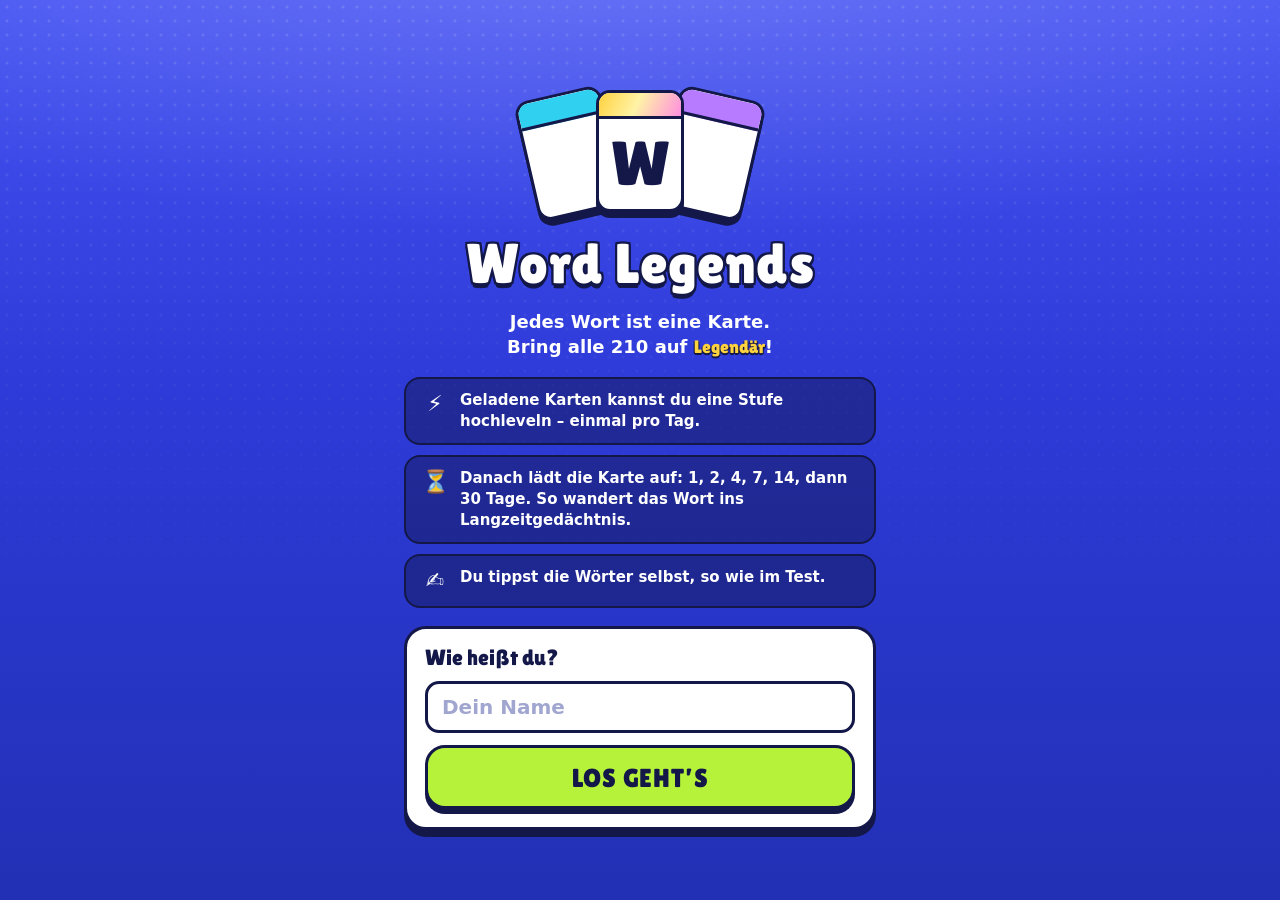
<file: index.html>
<!doctype html>
<html lang="de">
<head>
  <meta charset="utf-8">
  <meta name="viewport" content="width=device-width, initial-scale=1, viewport-fit=cover">
  <meta name="theme-color" content="#2E3BD9">
  <meta name="apple-mobile-web-app-capable" content="yes">
  <meta name="mobile-web-app-capable" content="yes">
  <meta name="apple-mobile-web-app-status-bar-style" content="black-translucent">
  <meta name="apple-mobile-web-app-title" content="Word Legends">
  <meta name="format-detection" content="telephone=no, email=no, address=no, date=no">
  <meta name="description" content="Vokabeltrainer Englisch: Wörter als Sammelkarten, Wiederholung nach dem Karteikasten-Prinzip.">
  <title>Word Legends</title>
  <link rel="manifest" href="manifest.webmanifest">
  <link rel="apple-touch-icon" href="icons/apple-touch-icon.png">
  <link rel="icon" type="image/png" sizes="192x192" href="icons/icon-192.png">
  <link rel="preconnect" href="https://fonts.googleapis.com">
  <link rel="preconnect" href="https://fonts.gstatic.com" crossorigin>
  <link rel="stylesheet" href="https://fonts.googleapis.com/css2?family=Lilita+One&display=swap">
  <link rel="stylesheet" href="styles.css">
</head>
<body>
  <main id="app"></main>
  <div id="toast" role="status" aria-live="polite"></div>
  <canvas id="fx" aria-hidden="true"></canvas>
  <script src="words.js"></script>
  <script src="grammar.js"></script>
  <script src="exam.js"></script>
  <script src="scene.js"></script>
  <script src="legends-status.js"></script>
  <script src="legends-sync.js"></script>
  <script src="app.js"></script>
</body>
</html>
</file>
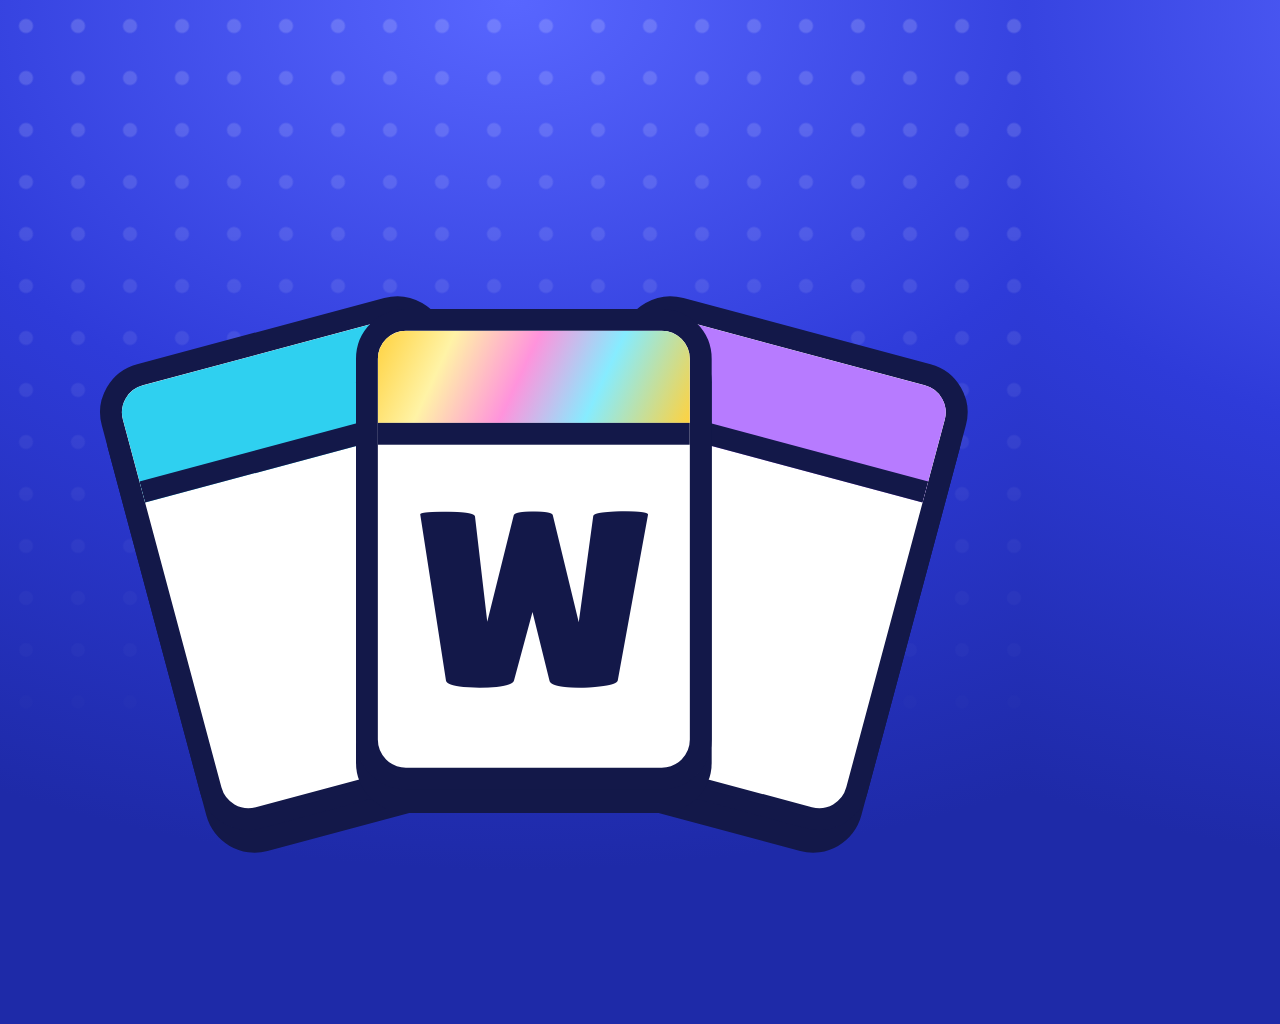
<file: icons/icon-source.html>
<!doctype html>
<!-- Quelle für das App-Icon. Rendern: siehe README ("Icons neu erzeugen"). ?s=0.62 für die maskable-Variante -->
<html>
<head>
<meta charset="utf-8">
<link rel="stylesheet" href="https://fonts.googleapis.com/css2?family=Lilita+One&display=block">
<style>
  html, body { margin: 0; width: 1024px; height: 1024px; overflow: hidden; }
  body {
    position: relative;
    background: radial-gradient(120% 85% at 50% 0%, #5866FF 0%, #2E3BD9 52%, #1E2AA8 100%);
  }
  body::after {
    content: '';
    position: absolute;
    inset: 0;
    background: radial-gradient(circle, rgba(255, 255, 255, .17) 6px, transparent 8px) 0 0 / 52px 52px;
    -webkit-mask-image: linear-gradient(#000 0%, rgba(0, 0, 0, .3) 45%, transparent 75%);
  }
  .fan { position: absolute; left: 50%; top: 53%; width: 0; height: 0; transform: scale(var(--s, .78)); z-index: 1; }
  .card {
    position: absolute;
    width: 400px;
    height: 560px;
    left: -200px;
    top: -300px;
    background: #fff;
    border: 28px solid #131849;
    border-radius: 64px;
    box-shadow: 0 30px 0 #131849;
    transform-origin: 50% 135%;
    overflow: hidden;
  }
  .card::before {
    content: '';
    position: absolute;
    left: 0; right: 0; top: 0;
    height: 118px;
    background: var(--c);
    border-bottom: 28px solid #131849;
  }
  .l { transform: translateX(-135px) rotate(-15deg); --c: #2FD0F0; }
  .r { transform: translateX(135px) rotate(15deg); --c: #B77BFF; }
  .f { --c: linear-gradient(115deg, #FFD23F 0%, #FFF3A6 22%, #FF93DC 46%, #86ECFF 70%, #FFD23F 100%); }
  .f b {
    position: absolute;
    inset: 118px 0 0;
    display: grid;
    place-items: center;
    font: 400 320px/1 'Lilita One', sans-serif;
    color: #131849;
    padding-top: 10px;
  }
</style>
</head>
<body>
  <div class="fan"><div class="card l"></div><div class="card r"></div><div class="card f"><b>W</b></div></div>
  <script>
    const s = new URLSearchParams(location.search).get('s');
    if (s) document.querySelector('.fan').style.setProperty('--s', s);
  </script>
</body>
</html>
</file>
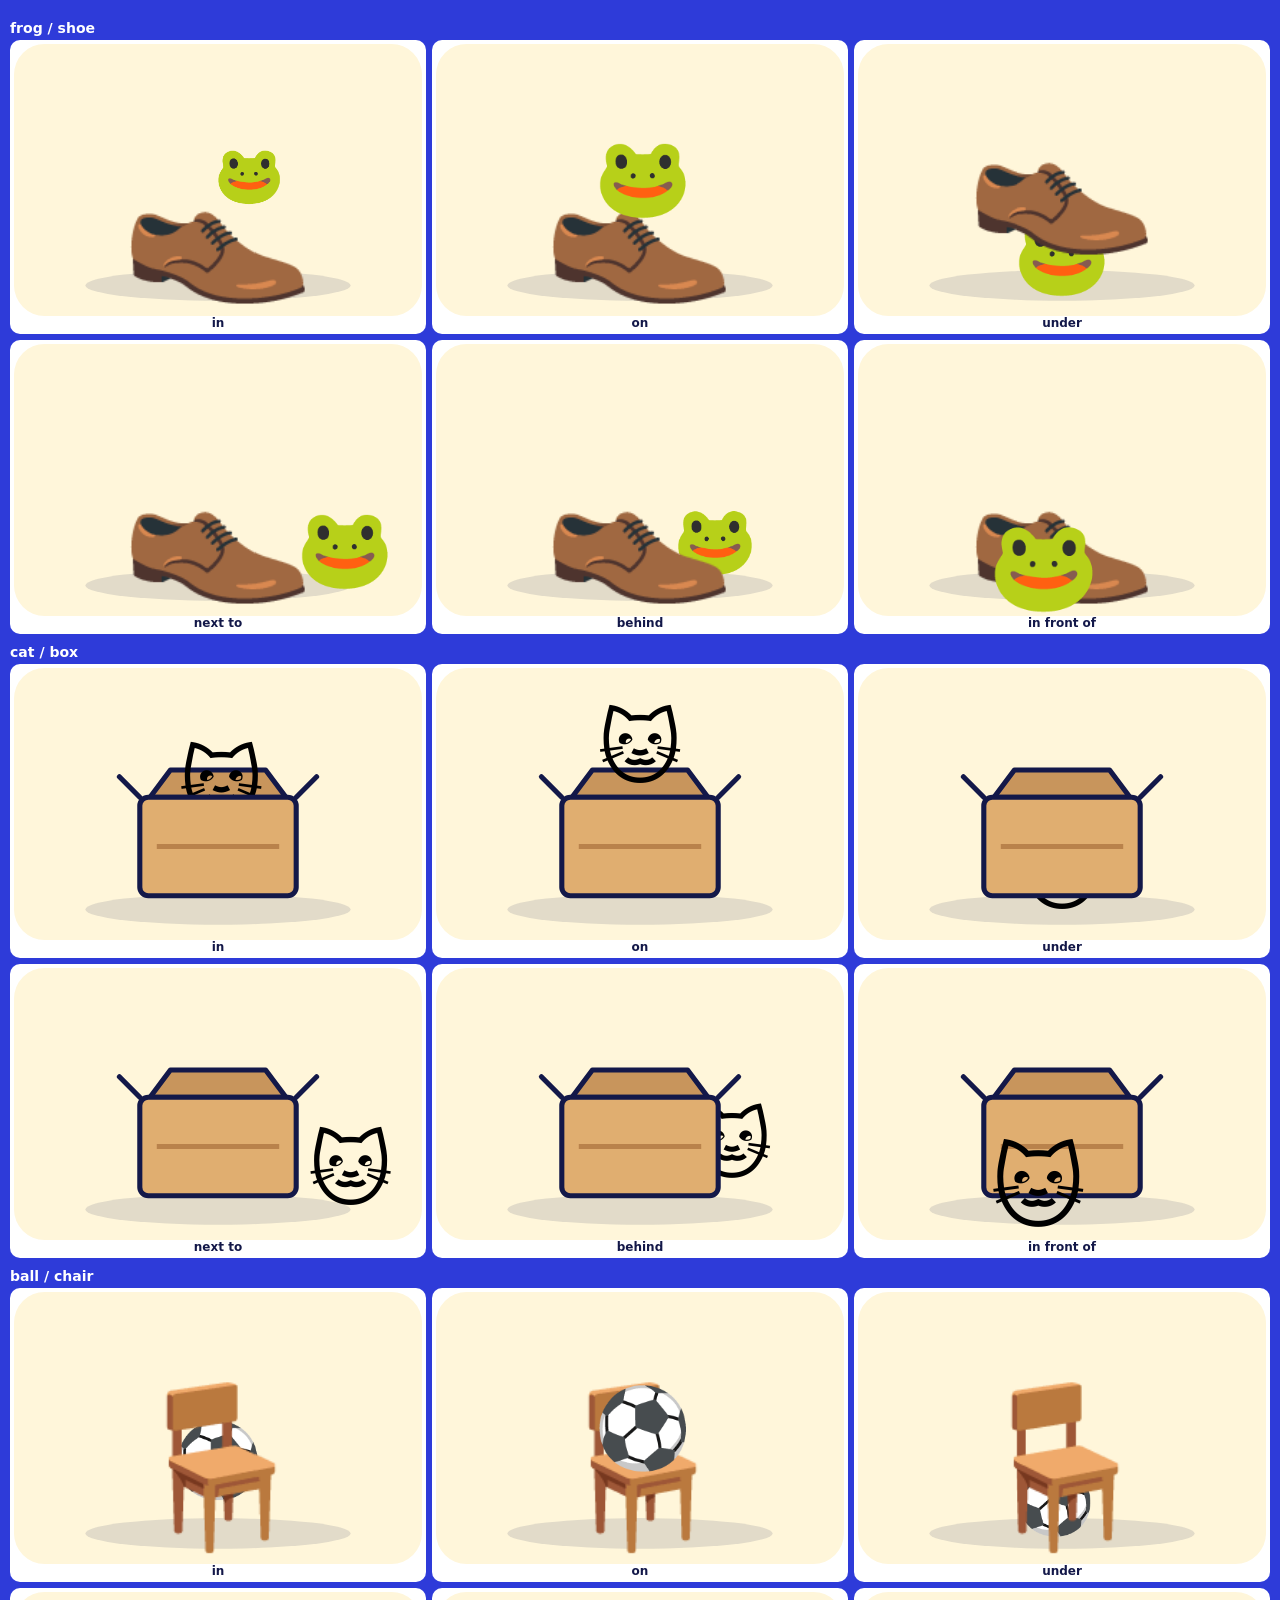
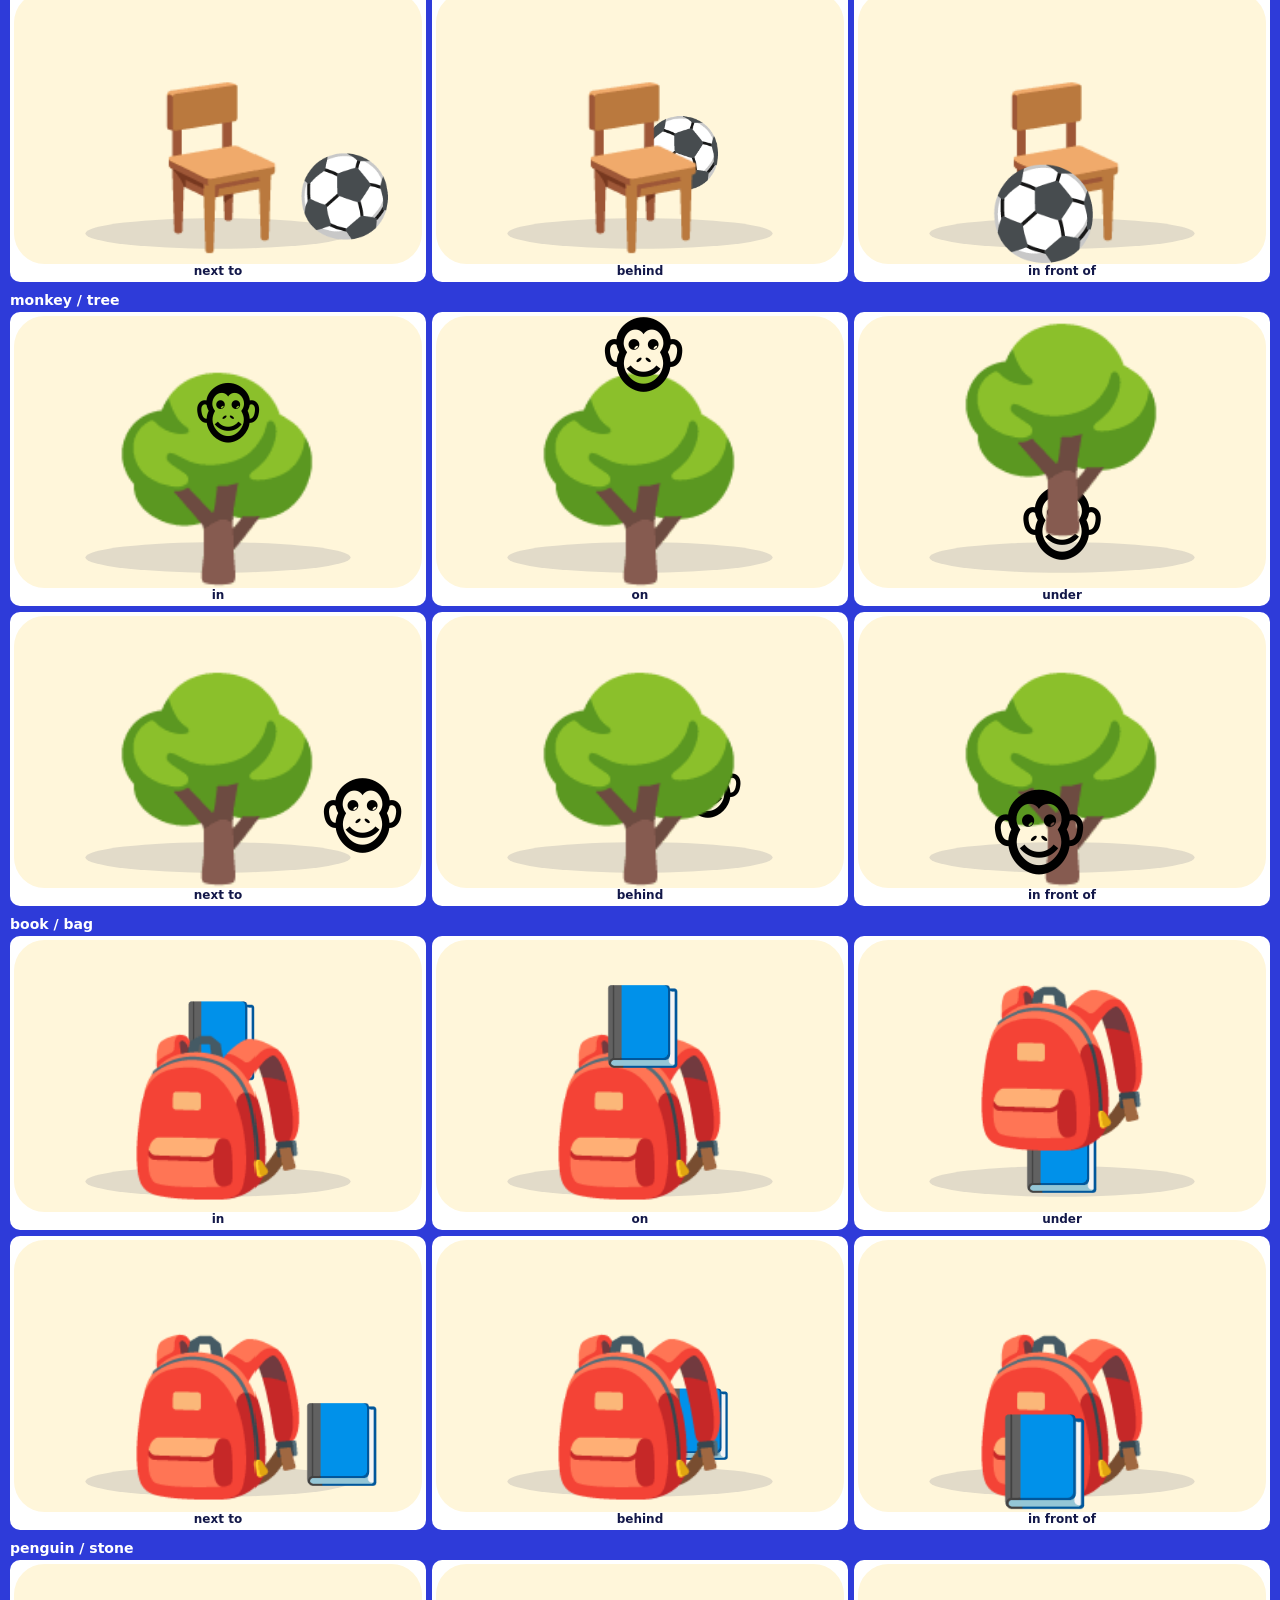
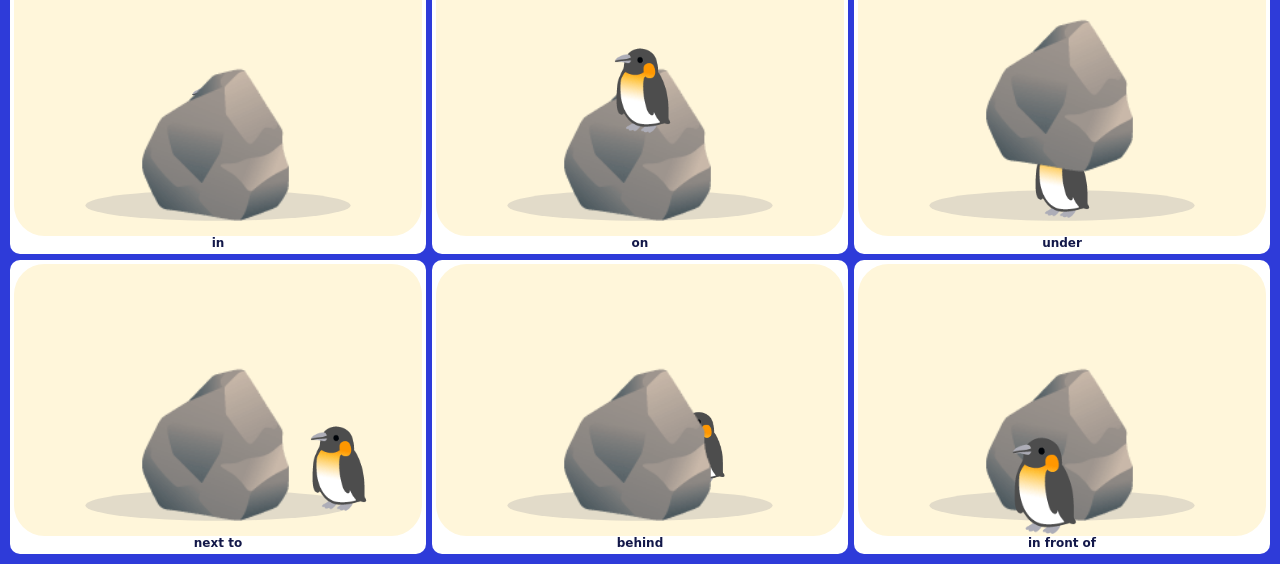
<file: tools/scene-test.html>
<!doctype html>
<html><head><meta charset="utf-8"><meta name="viewport" content="width=device-width, initial-scale=1">
<style>
  body { margin: 0; padding: 10px; font: 600 12px system-ui; background: #2E3BD9; color: #fff; }
  .g { display: grid; grid-template-columns: repeat(3, 1fr); gap: 6px; }
  figure { margin: 0; background: #fff; border-radius: 10px; padding: 4px; color: #131849; text-align: center; }
  svg { width: 100%; height: auto; display: block; }
  h3 { margin: 10px 0 4px; }
</style></head>
<body>
<div id="out"></div>
<script src="../scene.js"></script>
<script>
  const preps = ['in', 'on', 'under', 'next to', 'behind', 'in front of'];
  const pairs = [['frog', 'shoe'], ['cat', 'box'], ['ball', 'chair'], ['monkey', 'tree'], ['book', 'bag'], ['penguin', 'stone']];
  const only = new URLSearchParams(location.search).get('p');
  document.getElementById('out').innerHTML = pairs.filter(([s, r]) => !only || only === r).map(([s, r]) =>
    `<h3>${s} / ${r}</h3><div class="g">${preps.map(p => `<figure>${Scene.prep(s, r, p)}<figcaption>${p}</figcaption></figure>`).join('')}</div>`).join('');
</script>
</body></html>
</file>
<file: styles.css>
/* Word Legends – Sammelkarten-Look: Kobaltblau, dicke Tinten-Konturen, Karten-Stufenfarben */
:root {
  --field: #2E3BD9;
  --field-hi: #4553F2;
  --field-lo: #2230B5;
  --ink: #131849;
  --mist: #E8EBFF;
  --muted: #565C94;
  --lime: #B6F23A;
  --sun: #FFCC2E;
  --coral: #FF5168;
  --back: repeating-linear-gradient(45deg, #4E5CF0 0 5px, #3441DF 5px 10px);

  /* Kartenstufen: Neu, 1–5, Legendär */
  --t0: #5A67E6;
  --t1: #DCE1FF;
  --t2: #3BDB86;
  --t3: #2FD0F0;
  --t4: #B77BFF;
  --t5: #FF9A2B;
  --t6: #FFD23F;
  --holo: linear-gradient(115deg, #FFD23F 0%, #FFF3A6 20%, #FF93DC 42%, #86ECFF 64%, #FFD23F 86%, #FFF3A6 100%);

  --display: 'Lilita One', ui-rounded, 'Arial Rounded MT Bold', system-ui, sans-serif;
  --body: ui-rounded, 'SF Pro Rounded', system-ui, -apple-system, 'Segoe UI', Roboto, sans-serif;
  --mono: ui-monospace, 'SF Mono', Menlo, monospace;

  --st: env(safe-area-inset-top, 0px);
  --sb: env(safe-area-inset-bottom, 0px);
  --r: 22px;
}

*, *::before, *::after { box-sizing: border-box; }
[hidden] { display: none !important; }
html { height: 100%; -webkit-text-size-adjust: 100%; background: var(--field); }
body {
  margin: 0;
  min-height: 100%;
  background: var(--field);
  color: #fff;
  font: 600 16px/1.4 var(--body);
  -webkit-tap-highlight-color: transparent;
  overscroll-behavior-y: none;
}
/* Spielfeld: Licht von oben, Rasterpunkte wie auf einem Kartenrücken */
body::before {
  content: '';
  position: fixed;
  inset: 0;
  pointer-events: none;
  background:
    radial-gradient(130% 55% at 50% -8%, rgba(255, 255, 255, .20), transparent 62%),
    linear-gradient(180deg, var(--field-hi) 0%, var(--field) 42%, var(--field-lo) 100%);
}
body::after {
  content: '';
  position: fixed;
  inset: 0;
  pointer-events: none;
  background: radial-gradient(circle, rgba(255, 255, 255, .13) 1.3px, transparent 1.8px) 0 0 / 14px 14px;
  -webkit-mask-image: linear-gradient(180deg, #000 0%, rgba(0, 0, 0, .35) 38%, transparent 70%);
  mask-image: linear-gradient(180deg, #000 0%, rgba(0, 0, 0, .35) 38%, transparent 70%);
}
body.in-session { overflow: hidden; }
#app { position: relative; z-index: 1; }
button { font: inherit; color: inherit; -webkit-tap-highlight-color: transparent; touch-action: manipulation; }
:focus-visible { outline: 3px solid var(--sun); outline-offset: 3px; }

.screen {
  max-width: 520px;
  min-height: 100dvh;
  margin: 0 auto;
  padding: calc(var(--st) + 14px) 16px calc(var(--sb) + 24px);
  display: flex;
  flex-direction: column;
  gap: 16px;
}

/* ---------- Typo ---------- */
.outline {
  font-family: var(--display);
  font-weight: 400;
  color: #fff;
  letter-spacing: .01em;
  text-shadow:
    2px 2px 0 var(--ink), -2px 2px 0 var(--ink), 2px -2px 0 var(--ink), -2px -2px 0 var(--ink),
    0 2px 0 var(--ink), 0 -2px 0 var(--ink), 2px 0 0 var(--ink), -2px 0 0 var(--ink),
    0 5px 0 var(--ink);
}
.hero { font-size: clamp(40px, 12.5vw, 56px); line-height: .98; margin: 0; }
.center { text-align: center; }
.eyebrow { font: 800 12px/1 var(--body); letter-spacing: .16em; text-transform: uppercase; color: var(--muted); }
.lead { font: 700 18px/1.4 var(--body); margin: 0; }
.lead.dark { color: var(--ink); margin-bottom: 8px; }
.fineprint { font: 600 13.5px/1.4 var(--body); color: var(--muted); margin: 0; }
.screen > .fineprint, .result > .fineprint { color: rgba(255, 255, 255, .78); }

/* ---------- Knöpfe ---------- */
.btn {
  appearance: none;
  -webkit-appearance: none;
  border: 3px solid var(--ink);
  border-radius: 18px;
  background: #fff;
  color: var(--ink);
  font: 400 20px/1 var(--display);
  letter-spacing: .03em;
  text-transform: uppercase;
  padding: 15px 16px 13px;
  box-shadow: 0 5px 0 var(--ink);
  cursor: pointer;
  user-select: none;
  -webkit-user-select: none;
  transition: transform .07s ease, box-shadow .07s ease, background-color .15s;
}
.btn:active { transform: translateY(4px); box-shadow: 0 1px 0 var(--ink); }
.btn.go { background: var(--lime); }
.btn.danger { background: var(--coral); }
.btn.big { display: block; width: 100%; font-size: 26px; padding: 17px 16px 15px; border-radius: 20px; }
.btn:disabled { opacity: .5; }
.two { display: grid; grid-template-columns: 1fr 1fr; gap: 12px; }
.two:has(> :only-child) { grid-template-columns: 1fr; }

.icon-btn {
  flex: 0 0 auto;
  width: 46px;
  height: 46px;
  display: grid;
  place-items: center;
  padding: 0;
  border-radius: 14px;
  border: 3px solid var(--ink);
  background: #fff;
  color: var(--ink);
  font: 400 24px/1 var(--display);
  box-shadow: 0 4px 0 var(--ink);
  cursor: pointer;
}
.icon-btn:active { transform: translateY(3px); box-shadow: 0 1px 0 var(--ink); }

.link {
  appearance: none;
  background: none;
  border: 0;
  padding: 4px 0;
  font: 700 14px/1.3 var(--body);
  text-decoration: underline;
  text-underline-offset: 3px;
  opacity: .85;
  cursor: pointer;
}

/* ---------- Karten-Panels ---------- */
.panel {
  background: #fff;
  color: var(--ink);
  border: 3px solid var(--ink);
  border-radius: var(--r);
  box-shadow: 0 7px 0 var(--ink);
  padding: 18px;
}
.panel p { margin: 0; }

/* ---------- Start ---------- */
.home-top, .topbar { display: flex; align-items: center; justify-content: space-between; gap: 12px; }
.topbar { justify-content: flex-start; }
.topbar h1 { margin: 0; font-size: 32px; line-height: 1; }
.hello { margin: 0; font-size: clamp(36px, 11vw, 46px); line-height: 1; overflow-wrap: anywhere; }

.pills { display: flex; flex-wrap: wrap; gap: 8px; margin-top: -4px; }
.pill {
  display: inline-flex;
  align-items: center;
  gap: 7px;
  background: var(--ink);
  color: #fff;
  border-radius: 999px;
  padding: 8px 13px 7px;
  font: 400 17px/1 var(--display);
  letter-spacing: .02em;
}
.pill.streak.off { color: rgba(255, 255, 255, .6); }
.pill.test { background: var(--sun); color: var(--ink); border: 2.5px solid var(--ink); padding: 6px 12px 5px; }
.xpmini { width: 44px; height: 9px; border-radius: 999px; background: rgba(255, 255, 255, .22); overflow: hidden; }
.xpmini i { display: block; height: 100%; background: var(--sun); border-radius: 999px; }

.mission { text-align: center; display: grid; gap: 6px; }
.mission-line { font: 700 19px/1.35 var(--body); }
.mission-line b { font-family: var(--display); font-weight: 400; font-size: 23px; }
.mission-time { font: 700 14px/1.2 var(--body); color: var(--muted); margin-bottom: 10px !important; }
.mission-done { font: 400 32px/1.1 var(--display); margin: 4px 0 2px !important; }
.mission .two { margin-top: 12px; }
.mission .fineprint { margin-top: 10px; }

/* Plan-Karte: Stempel in der Stufenfarbe (Im Plan = Lime, Aufholen = Sonne, Notfallplan = Orange – nie Rot,
   Kein Termin = neutral grau), darunter die letzten 7 Tage als Punkte */
.plan { display: grid; gap: 10px; }
.plan.wait { min-height: 176px; opacity: .35; }   /* Platzhalter, bis die Prognose gerechnet ist */
.plan-head { display: flex; align-items: center; justify-content: space-between; gap: 12px; }
.plan-stamp {
  display: inline-block; padding: 7px 13px 5px; border: 3px solid var(--ink); border-radius: 14px;
  background: var(--lime); box-shadow: 0 4px 0 var(--ink); transform: rotate(-2deg);
  font: 400 22px/1 var(--display); letter-spacing: .02em; white-space: nowrap;
}
.plan.catch .plan-stamp { background: var(--sun); }
.plan.sos .plan-stamp { background: var(--t5); }
.plan.calm .plan-stamp { background: var(--mist); }   /* ohne Termin keine Ampel: weder grün noch Alarm */
.plan-text { font: 700 16.5px/1.4 var(--body); }
.plan-days { list-style: none; margin: 2px 0 0; padding: 0; display: grid; grid-template-columns: repeat(7, 1fr); gap: 4px; }
.pday { display: grid; justify-items: center; gap: 5px; }
.pday i {
  position: relative; display: grid; place-items: center; width: 30px; height: 30px;
  border: 3px solid var(--ink); border-radius: 50%; background: #fff;
}
.pday span { font: 800 11.5px/1 var(--body); color: var(--muted); }
.pday.today span { color: var(--ink); }
.pday.fertig i { background: var(--lime); }
.pday.fertig i::after { content: '✓'; font: 400 15px/1 var(--display); color: var(--ink); }
.pday.teil i { background: linear-gradient(90deg, var(--lime) 50%, #fff 50%); }
.pday.aus i { border-style: dashed; }
.pday.frei i { background: var(--mist); border-color: #A9AFD8; }
.pday.offen i { box-shadow: 0 0 0 3px var(--sun); }

/* Kartenhand auf der Missionskarte */
.hand { position: relative; height: 98px; margin: 6px 0 10px; }
.mini {
  display: block;
  position: relative;
  overflow: hidden;
  background: #fff;
  border: 3px solid var(--ink);
  border-radius: 10px;
  box-shadow: 0 4px 0 var(--ink);
}
.mini::before {
  content: '';
  position: absolute;
  left: 0; right: 0; top: 0;
  height: 17px;
  background: var(--tier, var(--t1));
  border-bottom: 3px solid var(--ink);
}
.hand .mini {
  position: absolute;
  left: 50%;
  bottom: 0;
  width: 58px;
  height: 80px;
  margin-left: -29px;
  transform: translateX(calc(var(--i) * 34px)) rotate(calc(var(--i) * 8deg));
  transform-origin: 50% 140%;
}
.mini.charged::after {
  content: '⚡';
  position: absolute;
  inset: 17px 0 0;
  display: grid;
  place-items: center;
  font-size: 24px;
}
.mini.back { background: var(--back); }
.mini.back::before { display: none; }
.mini.back::after {
  content: '?';
  position: absolute;
  inset: 0;
  display: grid;
  place-items: center;
  font: 400 32px/1 var(--display);
  color: #fff;
  text-shadow: 0 2px 0 var(--ink);
}

.install { background: var(--sun); display: grid; gap: 6px; box-shadow: 0 5px 0 var(--ink); }
.install p { font-weight: 700; }
.install .link { justify-self: start; }
.share {
  display: inline-grid;
  place-items: center;
  width: 22px;
  height: 22px;
  border: 2px solid var(--ink);
  border-radius: 6px;
  font-size: 12px;
  vertical-align: -3px;
}

/* Sammlung: sieben Kartenstapel = die Fächer des Karteikastens */
.shelf {
  background: rgba(19, 24, 73, .5);
  border: 3px solid var(--ink);
  border-radius: var(--r);
  padding: 14px 12px 0;
  overflow: hidden;
}
.shelf-head { display: flex; justify-content: space-between; align-items: baseline; margin-bottom: 12px; }
.shelf-head h2 { margin: 0; font: 400 21px/1 var(--display); letter-spacing: .02em; }
.shelf-head span { font: 800 14px/1 var(--body); color: rgba(255, 255, 255, .8); }
.stacks {
  display: grid;
  grid-template-columns: repeat(7, minmax(0, 1fr));
  gap: 6px;
  align-items: end;
  min-height: 132px;
  padding: 0 2px 10px;
  margin: 0 -12px;
  padding-left: 14px;
  padding-right: 14px;
  background: linear-gradient(transparent calc(100% - 10px), var(--ink) calc(100% - 10px));
}
.stack {
  appearance: none;
  background: none;
  border: 0;
  padding: 0;
  color: #fff;
  display: flex;
  flex-direction: column;
  align-items: center;
  justify-content: flex-end;
  gap: 5px;
  cursor: pointer;
}
.stack .cnt { font: 400 19px/1 var(--display); text-shadow: 0 2px 0 var(--ink); }
.stack .pile { display: flex; flex-direction: column; align-items: center; width: 100%; }
.stack .pile em {
  order: -1;
  display: grid;
  place-items: center;
  width: 100%;
  height: 34px;
  font: 400 16px/1 var(--display);
  font-style: normal;
  color: var(--ink);
  background: var(--tier);
  border: 3px solid var(--ink);
  border-radius: 8px;
  position: relative;
  z-index: 2;
}
.stack .pile i {
  display: block;
  width: 90%;
  height: 8px;
  margin-top: -2px;
  background: var(--tier);
  border: 2.5px solid var(--ink);
  border-top: 0;
  border-radius: 0 0 5px 5px;
}
.stack.s0 em, .stack.s0 i { background: var(--back); color: #fff; text-shadow: 0 2px 0 var(--ink); }
.stack.s6 em { background: var(--holo); background-size: 250% 100%; animation: holo 4s linear infinite; }
.stack.empty .cnt { opacity: .45; }
.stack.empty em { background: transparent; border: 3px dashed rgba(255, 255, 255, .35); color: rgba(255, 255, 255, .55); text-shadow: none; animation: none; }
.stack:active .pile { transform: translateY(2px); }
.unitline { display: flex; flex-wrap: wrap; gap: 6px; padding: 10px 0 12px; }
.unitline span { padding: 6px 10px 5px; border-radius: 999px; background: rgba(255, 255, 255, .14); font: 800 12.5px/1 var(--body); }
.unitline span.on { background: var(--lime); color: var(--ink); }

/* ---------- Willkommen ---------- */
.welcome { justify-content: center; text-align: center; gap: 18px; }
.logo-fan { position: relative; height: 150px; margin-top: 8px; }
.logo-fan .mini {
  position: absolute;
  left: 50%;
  bottom: 6px;
  width: 88px;
  height: 122px;
  margin-left: -44px;
  border-radius: 14px;
  box-shadow: 0 6px 0 var(--ink);
  transform: translateX(calc(var(--i) * 50px)) rotate(calc(var(--i) * 13deg));
  transform-origin: 50% 125%;
}
.logo-fan .mini::before { height: 26px; }
.logo-fan .hero-card { z-index: 2; }
.logo-fan .hero-card::before { background: var(--holo); background-size: 250% 100%; animation: holo 4s linear infinite; }
.hero-card b {
  position: absolute;
  inset: 26px 0 0;
  display: grid;
  place-items: center;
  font: 400 62px/1 var(--display);
  color: var(--ink);
}
.legend-word { font-family: var(--display); font-weight: 400; color: var(--t6); text-shadow: 0 2px 0 var(--ink), 1px 1px 0 var(--ink), -1px 1px 0 var(--ink); }
.rules { list-style: none; padding: 0; margin: 0; display: grid; gap: 10px; text-align: left; }
.rules li {
  display: grid;
  grid-template-columns: 34px 1fr;
  gap: 8px;
  align-items: start;
  background: rgba(19, 24, 73, .45);
  border: 2.5px solid var(--ink);
  border-radius: 16px;
  padding: 11px 12px;
}
.rules li span { font-size: 22px; line-height: 1.25; text-align: center; }
.rules li p { margin: 0; font: 600 15px/1.4 var(--body); }
.name-form { display: grid; gap: 12px; text-align: left; }
.name-form label { font: 400 22px/1 var(--display); }

input[type=text], input[type=date] {
  width: 100%;
  min-height: 52px;
  font: 700 20px/1.2 var(--body);
  color: var(--ink);
  background: #fff;
  border: 3px solid var(--ink);
  border-radius: 14px;
  padding: 11px 14px;
  outline: none;
  -webkit-appearance: none;
  appearance: none;
}
input[type=text]:focus, input[type=date]:focus, select:focus { box-shadow: 0 0 0 4px var(--sun); }
select {
  width: 100%;
  min-height: 52px;
  font: 700 18px/1.2 var(--body);
  color: var(--ink);
  background: #fff url("data:image/svg+xml,%3Csvg xmlns='http://www.w3.org/2000/svg' viewBox='0 0 12 8'%3E%3Cpath d='M1 1l5 5 5-5' fill='none' stroke='%23131849' stroke-width='2.5' stroke-linecap='round' stroke-linejoin='round'/%3E%3C/svg%3E") no-repeat right 16px center / 14px 10px;
  border: 3px solid var(--ink);
  border-radius: 14px;
  padding: 11px 42px 11px 14px;
  outline: none;
  -webkit-appearance: none;
  appearance: none;
}
input::placeholder { color: #A0A6CF; opacity: 1; }

/* ---------- Kartenübersicht ---------- */
.chips { display: flex; gap: 8px; flex-wrap: wrap; }
.chipbtn {
  appearance: none;
  border: 2.5px solid var(--ink);
  background: #fff;
  color: var(--ink);
  border-radius: 999px;
  padding: 8px 13px 7px;
  font: 800 14px/1 var(--body);
  box-shadow: 0 3px 0 var(--ink);
  cursor: pointer;
}
.chipbtn.on { background: var(--lime); }
.unit-head { margin: 12px 0 -4px; font-size: 30px; line-height: 1; }
.unit-head small { display: block; margin-top: 7px; font: 700 13px/1.2 var(--body); letter-spacing: 0; color: rgba(255, 255, 255, .82); text-shadow: none; }
.group-head {
  display: flex;
  align-items: center;
  gap: 10px;
  margin: 8px 0 -4px;
  font: 400 19px/1 var(--display);
  text-shadow: 0 2px 0 var(--ink);
}
/* Grüne Nummernkreise wie im Schulbuch */
.secdot {
  min-width: 30px;
  height: 30px;
  padding: 1px 7px 0;
  display: grid;
  place-items: center;
  border-radius: 999px;
  background: var(--lime);
  color: var(--ink);
  border: 2.5px solid var(--ink);
  font: 400 15px/1 var(--display);
  text-shadow: none;
}
.grid { display: grid; grid-template-columns: repeat(2, minmax(0, 1fr)); gap: 12px; }
.mcard {
  appearance: none;
  display: flex;
  flex-direction: column;
  gap: 4px;
  text-align: left;
  background: #fff;
  color: var(--ink);
  border: 3px solid var(--ink);
  border-radius: 16px;
  box-shadow: 0 5px 0 var(--ink);
  padding: 0 0 10px;
  overflow: hidden;
  cursor: pointer;
}
.mcard:active { transform: translateY(3px); box-shadow: 0 2px 0 var(--ink); }
.mband {
  display: block;
  background: var(--tier);
  border-bottom: 3px solid var(--ink);
  padding: 6px 10px 4px;
  font: 400 13px/1 var(--display);
  letter-spacing: .05em;
  text-transform: uppercase;
  color: var(--ink);
}
.mband.holo { background: var(--holo); background-size: 250% 100%; animation: holo 4s linear infinite; }
.men { padding: 6px 10px 0; font: 400 21px/1.05 var(--display); overflow-wrap: anywhere; }
.mde { padding: 0 10px; font: 700 14px/1.25 var(--body); color: var(--muted); }
.mstate { margin-top: auto; padding: 4px 10px 0; font: 800 12px/1.2 var(--body); color: var(--muted); }
.mcard.unseen { background: #F2F4FF; }
.mcard.unseen .mband { background: var(--back); color: #fff; text-shadow: 0 1px 0 var(--ink); }
.mcard.unseen .men, .mcard.unseen .mde { opacity: .75; }
.empty-note { text-align: center; font-weight: 700; margin: 20px 0; }

/* ---------- Abfrage ---------- */
.session {
  max-width: 520px;
  height: var(--vvh, 100dvh);
  margin: 0 auto;
  padding: calc(var(--st) + 10px) 16px calc(var(--sb) + 14px);
  display: flex;
  flex-direction: column;
  gap: 12px;
  overflow: hidden;
}
body.kb .session { padding-bottom: 10px; }
.ses-top { display: flex; align-items: center; gap: 12px; flex: 0 0 auto; }
.bar {
  flex: 1;
  height: 24px;
  background: rgba(19, 24, 73, .6);
  border: 3px solid var(--ink);
  border-radius: 999px;
  overflow: hidden;
}
.bar i {
  display: block;
  height: 100%;
  width: 0;
  background: var(--lime);
  border-radius: 999px;
  box-shadow: inset 0 5px 0 rgba(255, 255, 255, .45);
  transition: width .45s cubic-bezier(.3, 1.3, .5, 1);
}
.combo { flex: 0 0 auto; min-width: 46px; text-align: right; font: 400 21px/1 var(--display); color: var(--sun); text-shadow: 0 2px 0 var(--ink); }
.ses-label { flex: 0 0 auto; display: flex; align-items: center; justify-content: space-between; gap: 8px; min-height: 30px; }
.chip { font: 800 13px/1.2 var(--body); letter-spacing: .09em; text-transform: uppercase; }
.tools { display: flex; gap: 8px; flex: 0 0 auto; }
.tool {
  appearance: none;
  border: 2.5px solid var(--ink);
  background: #fff;
  color: var(--ink);
  border-radius: 999px;
  padding: 7px 11px 6px;
  font: 800 13px/1 var(--body);
  box-shadow: 0 3px 0 var(--ink);
  cursor: pointer;
  white-space: nowrap;
}
.tool:active { transform: translateY(2px); box-shadow: 0 1px 0 var(--ink); }
.tool:disabled { opacity: .45; }
.ses-cardwrap { flex: 0 1 auto; min-height: 0; overflow-y: auto; padding-bottom: 9px; -webkit-overflow-scrolling: touch; }
.answer { flex: 0 0 auto; display: grid; gap: 12px; }
.choices { flex: 0 0 auto; display: grid; gap: 10px; }
#ses-next { flex: 0 0 auto; }

.vcard {
  position: relative;
  background: #fff;
  color: var(--ink);
  border: 3px solid var(--ink);
  border-radius: 24px;
  box-shadow: 0 8px 0 var(--ink);
  overflow: hidden;
}
.band {
  display: flex;
  justify-content: space-between;
  align-items: center;
  gap: 10px;
  background: var(--tier, var(--t1));
  border-bottom: 3px solid var(--ink);
  padding: 9px 15px 7px;
  font: 400 16px/1 var(--display);
  letter-spacing: .06em;
  text-transform: uppercase;
  color: var(--ink);
}
.band .dim { opacity: .28; }
.utag {
  margin-left: 8px;
  padding: 3px 7px 2px;
  border-radius: 999px;
  background: var(--ink);
  color: #fff;
  font-size: 12px;
  font-style: normal;
  letter-spacing: .05em;
  vertical-align: 1px;
}
.band.holo { background: var(--holo); background-size: 250% 100%; animation: holo 4s linear infinite; }
.band.new { background: repeating-linear-gradient(-45deg, var(--sun) 0 12px, #FFE177 12px 24px); }
.band.test { background: var(--ink); color: #fff; }
.band.good { background: var(--lime); }
.band.almost { background: var(--sun); }
.band.bad { background: var(--coral); }
.cbody { padding: 16px 18px 18px; display: flex; flex-direction: column; gap: 10px; }
.row { display: flex; align-items: center; justify-content: space-between; gap: 10px; }
.en { font: 400 clamp(34px, 10.5vw, 48px)/1.02 var(--display); overflow-wrap: anywhere; }
.en.sm { font-size: 27px; }
.de { font: 700 19px/1.3 var(--body); color: var(--muted); }
.q { font: 400 clamp(30px, 9vw, 40px)/1.08 var(--display); overflow-wrap: anywhere; }
.qhint { font: 700 16px/1.3 var(--body); color: var(--muted); }
.ex { margin: 0; font: 600 17px/1.45 var(--body); }
.ex b { font-weight: 800; background: linear-gradient(transparent 58%, var(--lime) 58%); padding: 0 2px; }
.ex.big { font-size: 21px; }
.cloze { margin: 0; font: 400 27px/1.35 var(--display); }
.gap {
  display: inline-block;
  vertical-align: -5px;
  width: calc(var(--n) * .52em + .9em);
  height: 1.1em;
  margin: 0 2px;
  border-radius: 9px;
  background: var(--mist);
  border: 3px dashed var(--ink);
}
.tip { margin: 0; background: var(--mist); border-radius: 12px; padding: 9px 12px; font: 600 15px/1.35 var(--body); }
.say {
  flex: 0 0 auto;
  width: 48px;
  height: 48px;
  display: grid;
  place-items: center;
  padding: 0;
  border-radius: 50%;
  border: 3px solid var(--ink);
  background: var(--t3);
  box-shadow: 0 3px 0 var(--ink);
  font-size: 20px;
  cursor: pointer;
}
.say:active { transform: translateY(2px); box-shadow: 0 1px 0 var(--ink); }
.bigsay {
  display: flex;
  align-items: center;
  justify-content: center;
  gap: 12px;
  width: 100%;
  padding: 18px;
  border: 3px solid var(--ink);
  border-radius: 18px;
  background: var(--t3);
  box-shadow: 0 5px 0 var(--ink);
  font: 400 40px/1 var(--display);
  cursor: pointer;
}
.bigsay span { font-size: 20px; letter-spacing: .04em; text-transform: uppercase; color: var(--ink); }
.bigsay:active { transform: translateY(3px); box-shadow: 0 2px 0 var(--ink); }
.cbody .link { align-self: center; color: var(--muted); }
.covered {
  margin: 0;
  padding: 12px;
  border: 3px dashed var(--ink);
  border-radius: 14px;
  font: 700 15px/1.35 var(--body);
  color: var(--muted);
  text-align: center;
}
.pair { display: flex; align-items: center; gap: 12px; }
.pair-txt { flex: 1; min-width: 0; display: grid; gap: 3px; }
.pair .de { font-size: 16px; line-height: 1.25; }
.pair .say { width: 42px; height: 42px; font-size: 17px; }
.yours { font: 700 16px/1.4 var(--body); color: var(--muted); }
.yours s { color: #D22A42; text-decoration-thickness: 2px; }
.fix { color: var(--ink); font-weight: 800; }
.fix mark { background: var(--sun); color: var(--ink); border-radius: 4px; padding: 0 2px; }
.note { margin: 0; font: 700 16px/1.35 var(--body); }
.sched { margin: 0; font: 800 14px/1.3 var(--body); color: var(--muted); }
.sched.up { color: #2B7F0E; }
.sched.down { color: #C4233A; }
.retype { margin: 0; font: 800 15px/1.3 var(--body); }
.pattern {
  font: 700 24px/1.2 var(--mono);
  letter-spacing: .06em;
  text-align: center;
  padding: 8px;
  background: #FFF4CC;
  border-radius: 12px;
  white-space: pre-wrap;
}
.lvup {
  position: absolute;
  top: 5px;
  right: 10px;
  z-index: 2;
  background: var(--tier);
  border: 3px solid var(--ink);
  border-radius: 12px;
  padding: 7px 10px 5px;
  font: 400 18px/1 var(--display);
  letter-spacing: .03em;
  text-transform: uppercase;
  box-shadow: 0 3px 0 var(--ink);
  transform: rotate(4deg);
  animation: stamp .5s cubic-bezier(.3, 1.6, .5, 1) .12s both;
}
.lvup.holo { background: var(--holo); background-size: 250% 100%; }

.answer input {
  font-size: 26px;
  min-height: 62px;
  border-radius: 16px;
  padding: 12px 16px;
  box-shadow: inset 0 4px 0 rgba(19, 24, 73, .1);
}
.answer input:focus { box-shadow: inset 0 4px 0 rgba(19, 24, 73, .1), 0 0 0 4px var(--sun); }
.answer input.good { background: #EDFFD0; }
.answer input.almost { background: #FFF3C8; }
.answer input.bad { background: #FFE1E6; }

.btn.choice {
  text-align: left;
  text-transform: none;
  letter-spacing: 0;
  font: 700 18px/1.25 var(--body);
  padding: 14px 16px;
  border-radius: 16px;
}
.btn.choice:disabled { opacity: .5; }
.btn.choice.right { background: var(--lime); opacity: 1; }
.btn.choice.wrong { background: var(--coral); opacity: 1; }

/* ---------- Zusammenfassung ---------- */
.summary { gap: 14px; }
.streak-up { margin: 0; text-align: center; font: 400 23px/1.2 var(--display); color: var(--sun); text-shadow: 0 2px 0 var(--ink); }
.statrow { display: grid; grid-template-columns: repeat(3, minmax(0, 1fr)); gap: 10px; }
.stat {
  background: #fff;
  color: var(--ink);
  border: 3px solid var(--ink);
  border-radius: 16px;
  box-shadow: 0 5px 0 var(--ink);
  padding: 13px 6px 11px;
  text-align: center;
}
.stat b { display: block; font: 400 27px/1 var(--display); margin-bottom: 5px; }
.stat span { font: 800 11.5px/1 var(--body); letter-spacing: .09em; text-transform: uppercase; color: var(--muted); }
.sub { margin: 6px 0 -2px; font: 400 21px/1 var(--display); text-shadow: 0 2px 0 var(--ink); }
.parade { display: grid; grid-template-columns: repeat(3, minmax(0, 1fr)); gap: 10px; }
.pcard {
  background: #fff;
  color: var(--ink);
  border: 3px solid var(--ink);
  border-radius: 14px;
  box-shadow: 0 4px 0 var(--ink);
  overflow: hidden;
  animation: deal .5s cubic-bezier(.3, 1.4, .5, 1) both;
  animation-delay: var(--d);
}
.pcard .mband { font-size: 11px; padding: 5px 8px 4px; }
.pcard b { display: block; padding: 8px 8px 10px; font: 400 16px/1.1 var(--display); overflow-wrap: anywhere; }
.lvlbox { display: grid; gap: 8px; }
.lvlrow { display: flex; align-items: baseline; gap: 10px; }
.lvlrow b { font: 400 25px/1 var(--display); }
.lvlrow span { font-weight: 800; color: var(--muted); }
.lvlrow em {
  margin-left: auto;
  font: 400 17px/1 var(--display);
  font-style: normal;
  background: var(--sun);
  border: 2.5px solid var(--ink);
  border-radius: 10px;
  padding: 6px 9px 4px;
  animation: bump .6s .4s both;
}
.lvlbox small { font: 700 13px/1 var(--body); color: var(--muted); }
.xpbar { height: 20px; border: 3px solid var(--ink); border-radius: 999px; background: var(--mist); overflow: hidden; }
.xpbar i { display: block; height: 100%; background: var(--sun); border-radius: 999px; box-shadow: inset 0 4px 0 rgba(255, 255, 255, .5); }

/* ---------- Probetest ---------- */
.sizes { display: grid; gap: 12px; margin-top: 14px; }
.result { gap: 14px; }
.stamp {
  width: 170px;
  height: 170px;
  margin: 6px auto 0;
  border-radius: 50%;
  border: 5px solid var(--ink);
  box-shadow: 0 8px 0 var(--ink), inset 0 0 0 7px rgba(255, 255, 255, .5);
  display: grid;
  place-items: center;
  align-content: center;
  gap: 2px;
  color: var(--ink);
  transform: rotate(-7deg);
  animation: stamp .6s cubic-bezier(.3, 1.6, .5, 1) both;
}
.stamp b { font: 400 88px/.9 var(--display); }
.stamp span { font: 400 17px/1 var(--display); letter-spacing: .04em; text-transform: uppercase; }
.g1 { background: var(--lime); }
.g2 { background: var(--t2); }
.g3 { background: var(--sun); }
.g4 { background: var(--t5); }
.g5 { background: var(--coral); }
.score { margin: 6px 0 0; text-align: center; font: 400 22px/1.2 var(--display); text-shadow: 0 2px 0 var(--ink); }
.list { padding: 4px 14px; }
.rrow {
  display: grid;
  grid-template-columns: 24px 1fr 1fr;
  gap: 8px;
  align-items: start;
  padding: 10px 0;
  border-bottom: 2px solid var(--mist);
  font: 700 15px/1.3 var(--body);
}
.rrow:last-child { border-bottom: 0; }
.rmark { font: 400 19px/1 var(--display); }
.rrow.good .rmark { color: #2B7F0E; }
.rrow.almost .rmark { color: #B07A00; }
.rrow.bad .rmark { color: #D22A42; }
.ren small { display: block; margin-top: 2px; font: 700 13px/1.25 var(--body); color: #D22A42; }

/* ---------- Einstellungen ---------- */
.form { display: grid; gap: 18px; }
.field { display: grid; gap: 8px; }
.field > b { font: 800 15px/1.2 var(--body); }
.field small, .toggle small { display: block; font: 600 13.5px/1.35 var(--body); color: var(--muted); }
.daterow { display: flex; align-items: center; gap: 12px; }
.daterow input { flex: 1; }
input[type=date]:disabled { background: var(--mist); color: var(--muted); -webkit-text-fill-color: var(--muted); opacity: 1; }
.lockline { display: block; margin-bottom: 2px; color: var(--ink); font-weight: 800; }

/* Eltern-Verbindung */
.hq-form { display: grid; gap: 12px; }
#hq-code { font: 600 16px/1.2 var(--mono); }   /* ab 16px zoomt Safari beim Antippen nicht */
.hq-state { display: grid; gap: 4px; margin: 0; }
.hq-state b { font: 800 15px/1.3 var(--body); }
.hq-state small { font: 600 13.5px/1.35 var(--body); color: var(--muted); }
.hq-btns { display: grid; gap: 10px; justify-items: center; }
.hq-btns .btn { width: 100%; }
.seg { display: grid; grid-template-columns: repeat(4, 1fr); border: 3px solid var(--ink); border-radius: 14px; overflow: hidden; }
.seg button {
  appearance: none;
  border: 0;
  border-right: 3px solid var(--ink);
  background: #fff;
  color: var(--ink);
  padding: 12px 0 10px;
  font: 400 20px/1 var(--display);
  cursor: pointer;
}
.seg button:last-child { border-right: 0; }
.seg button.on { background: var(--lime); }
.toggle { position: relative; display: grid; grid-template-columns: 1fr auto; align-items: center; gap: 14px; cursor: pointer; }
.toggle b { display: block; font: 800 15px/1.25 var(--body); }
.toggle input { position: absolute; opacity: 0; width: 1px; height: 1px; pointer-events: none; }
.toggle i { position: relative; width: 60px; height: 36px; border: 3px solid var(--ink); border-radius: 999px; background: var(--mist); transition: background-color .2s; }
.toggle i::after {
  content: '';
  position: absolute;
  top: 3px;
  left: 3px;
  width: 24px;
  height: 24px;
  border-radius: 50%;
  background: #fff;
  border: 3px solid var(--ink);
  transition: transform .22s cubic-bezier(.3, 1.4, .5, 1);
}
.toggle input:checked + i { background: var(--lime); }
.toggle input:checked + i::after { transform: translateX(24px); }
.toggle input:focus-visible + i { outline: 3px solid var(--sun); outline-offset: 2px; }

.prose h2 { margin: 0 0 10px; font: 400 23px/1.1 var(--display); }
.prose p, .prose li { margin: 0 0 10px; font: 600 15.5px/1.5 var(--body); }
.prose p:last-child, .prose li:last-child { margin-bottom: 0; }
.prose ul { margin: 0; padding-left: 20px; }

/* ---------- Sheet, Toast, Konfetti ---------- */
.sheet-wrap {
  position: fixed;
  inset: 0;
  z-index: 40;
  display: flex;
  align-items: flex-end;
  justify-content: center;
  padding: 16px 16px calc(var(--sb) + 16px);
  background: rgba(12, 15, 50, .58);
  animation: fade .15s ease both;
}
.sheet {
  width: 100%;
  max-width: 480px;
  max-height: calc(100dvh - var(--st) - 40px);
  overflow: auto;
  background: #fff;
  color: var(--ink);
  border: 3px solid var(--ink);
  border-radius: 24px;
  box-shadow: 0 8px 0 var(--ink);
  padding: 18px;
  animation: rise .3s cubic-bezier(.3, 1.3, .5, 1) both;
}
.sheet-title { margin: 0 0 8px; font: 400 27px/1.1 var(--display); }
.sheet p { margin: 0 0 10px; font-weight: 600; }
.sheet-btns { display: grid; gap: 12px; margin-top: 16px; }
.sheet .vcard.detail { box-shadow: none; }
.sheet-btns .btn { font-size: 22px; }
.detail-stats { margin: 0; font: 800 13.5px/1.3 var(--body); color: var(--muted); }
textarea.code {
  width: 100%;
  height: 120px;
  resize: none;
  font: 600 12px/1.35 var(--mono);
  color: var(--ink);
  border: 3px solid var(--ink);
  border-radius: 12px;
  padding: 10px;
}

#toast {
  position: fixed;
  left: 50%;
  top: calc(var(--st) + 10px);
  z-index: 60;
  max-width: calc(100vw - 32px);
  transform: translate(-50%, -160%);
  background: var(--ink);
  color: #fff;
  border: 3px solid #fff;
  border-radius: 999px;
  padding: 10px 16px;
  font: 800 15px/1.25 var(--body);
  text-align: center;
  pointer-events: none;
  transition: transform .3s cubic-bezier(.3, 1.3, .5, 1);
}
#toast.show { transform: translate(-50%, 0); }
#fx { position: fixed; inset: 0; width: 100%; height: 100%; z-index: 70; pointer-events: none; }

/* ---------- Bewegung ---------- */
@keyframes pop { from { opacity: 0; transform: translateY(10px) scale(.97); } to { opacity: 1; transform: none; } }
@keyframes flip { 0% { transform: perspective(800px) rotateY(0); } 50% { transform: perspective(800px) rotateY(88deg); } 100% { transform: perspective(800px) rotateY(0); } }
@keyframes nudge { 0%, 100% { transform: none; } 35% { transform: translateY(5px); } }
@keyframes shake { 0%, 100% { transform: translateX(0); } 20% { transform: translateX(-9px); } 40% { transform: translateX(8px); } 60% { transform: translateX(-5px); } 80% { transform: translateX(3px); } }
@keyframes holo { to { background-position: 250% 0; } }
@keyframes stamp { from { opacity: 0; transform: scale(1.9) rotate(-18deg); } }
@keyframes deal { from { opacity: 0; transform: translateY(26px) rotate(-7deg) scale(.9); } to { opacity: 1; transform: none; } }
@keyframes bump { 0% { opacity: 0; transform: scale(.5); } 60% { opacity: 1; transform: scale(1.15); } 100% { transform: scale(1); } }
@keyframes rise { from { opacity: 0; transform: translateY(40px); } to { opacity: 1; transform: none; } }
@keyframes fade { from { opacity: 0; } }
.pop { animation: pop .3s cubic-bezier(.3, 1.3, .5, 1) both; }
.flip { animation: flip .44s ease-in-out both; }
.nudge { animation: nudge .3s ease both; }
.shake { animation: shake .42s ease both; }

@media (prefers-reduced-motion: reduce) {
  *, *::before, *::after { animation-duration: .01ms !important; animation-iteration-count: 1 !important; transition-duration: .01ms !important; }
}
@media (min-width: 560px) {
  .screen, .session { padding-left: 24px; padding-right: 24px; }
}

/* =================================================================
   Schularbeit: Grammatik, Bilder, Schreiben, Generalprobe
   ================================================================= */
.band.rule { background: #8FD0FF; }
.band.write { background: #FFB86B; }
.rulebody { gap: 12px; }
.rulebody p { margin: 0; font: 600 16px/1.45 var(--body); }
.rulebody b { font-weight: 800; }
.gtable { width: 100%; border-collapse: collapse; font: 600 15.5px/1.3 var(--body); }
.gtable td, .gtable th { padding: 7px 8px; border-bottom: 2px solid var(--mist); text-align: left; vertical-align: top; }
.gtable th { font: 800 12px/1.2 var(--body); letter-spacing: .08em; text-transform: uppercase; color: var(--muted); }
.gtable tr:last-child td { border-bottom: 0; }
.gtable td:first-child { font-weight: 800; }
.gex { background: var(--mist); border-radius: 12px; padding: 10px 12px; font-style: italic; }
.gtip { font-size: 15px !important; }
.rscenes { display: grid; grid-template-columns: repeat(3, minmax(0, 1fr)); gap: 8px; margin: 2px 0 0; }
.rscenes figure { margin: 0; text-align: center; }
.rscenes svg { width: 100%; height: auto; display: block; }
.rscenes figcaption { font: 700 13px/1.2 var(--body); color: var(--muted); margin-top: 2px; }
.rscenes figcaption b { display: block; font: 400 16px/1.1 var(--display); color: var(--ink); }

.gq { margin: 0; font: 400 25px/1.35 var(--display); overflow-wrap: anywhere; }
.gq.big { font-size: 22px; }
.gq .filled { font-weight: 400; background: linear-gradient(transparent 55%, var(--lime) 55%); padding: 0 3px; }
.q.sm { font-size: 24px; }
.picwrap { display: flex; justify-content: center; }
.picwrap svg { width: 100%; max-width: 330px; height: auto; max-height: 170px; display: block; }
.picwrap.sm svg { max-height: 110px; }
.picwrap.wide svg { max-height: 220px; border-radius: 16px; }
.scene text { font-family: 'Apple Color Emoji', 'Segoe UI Emoji', 'Noto Color Emoji', sans-serif; }
.scene .mark { animation: markpulse 1.2s ease-in-out infinite; }
@keyframes markpulse { 50% { stroke-opacity: .35; } }

.choices.grid2 { grid-template-columns: 1fr 1fr; }
.choices.grid2 .btn.choice { text-align: center; padding: 13px 8px; }

.tline {
  display: flex; flex-wrap: wrap; align-items: center; gap: 8px;
  min-height: 58px; padding: 9px; border: 3px dashed var(--ink); border-radius: 16px; background: var(--mist);
}
.tph { font: 700 14px/1.3 var(--body); color: var(--muted); }
.tend { font: 400 24px/1 var(--display); margin-left: -4px; }
.tiles { flex: 0 0 auto; display: flex; flex-wrap: wrap; justify-content: center; gap: 10px; padding: 4px 0; }
.tile {
  appearance: none; border: 3px solid var(--ink); border-radius: 14px; background: #fff; color: var(--ink);
  font: 700 20px/1 var(--body); padding: 11px 14px 10px; box-shadow: 0 4px 0 var(--ink); cursor: pointer;
}
.tile:active { transform: translateY(3px); box-shadow: 0 1px 0 var(--ink); }
.tile.on { background: var(--lime); font-size: 18px; padding: 8px 11px 7px; box-shadow: 0 3px 0 var(--ink); }
#ses-next:disabled { opacity: .45; }

.answer textarea, #me-text {
  width: 100%; resize: none; font: 700 19px/1.4 var(--body); color: var(--ink); background: #fff;
  border: 3px solid var(--ink); border-radius: 16px; padding: 11px 14px; outline: none; -webkit-appearance: none;
  box-shadow: inset 0 4px 0 rgba(19, 24, 73, .1);
}
.answer textarea:focus, #me-text:focus { box-shadow: inset 0 4px 0 rgba(19, 24, 73, .1), 0 0 0 4px var(--sun); }
.answer textarea.good { background: #EDFFD0; }
.answer textarea.almost { background: #FFF3C8; }
.answer textarea.bad { background: #FFE1E6; }
.wtask { margin: 0; font: 700 16px/1.4 var(--body); }
.pattern.sm { font: 700 15px/1.5 var(--body); text-align: left; letter-spacing: 0; margin: 0; }
.pattern.sm i { color: var(--muted); }
.checks { list-style: none; margin: 0; padding: 0; display: grid; gap: 6px; font: 700 15px/1.35 var(--body); }
.checks li.ok { color: #2B7F0E; }
.checks li.bad { color: #C4233A; }
.checks li.tipli { color: var(--muted); }
.checks small { display: block; font-weight: 600; color: var(--muted); }
.model { margin: 0; font: 600 16px/1.45 var(--body); }
.model.mike { font-style: italic; }

/* Schularbeits-Zettel auf der Startseite */
.exam { display: grid; gap: 10px; }
.exam-head { display: flex; justify-content: space-between; align-items: center; gap: 12px; }
.exam-date { margin: 4px 0 0; font: 400 23px/1.05 var(--display); }
.countdown {
  display: grid; place-items: center; min-width: 74px; padding: 8px 10px 6px; border: 3px solid var(--ink);
  border-radius: 16px; background: var(--sun); box-shadow: 0 4px 0 var(--ink); transform: rotate(3deg);
}
.countdown b { font: 400 34px/1 var(--display); }
.countdown span { font: 800 11px/1 var(--body); letter-spacing: .1em; text-transform: uppercase; }
.ready { display: grid; grid-template-columns: 1fr auto; align-items: center; gap: 10px; }
.ready span { font: 800 14px/1 var(--body); }
.area { margin: 6px 0 -2px; font: 800 12px/1 var(--body); letter-spacing: .14em; text-transform: uppercase; color: var(--muted); }
.xrow {
  appearance: none; display: grid; grid-template-columns: minmax(0, 1fr) 64px 30px; align-items: center; gap: 10px;
  width: 100%; text-align: left; background: #fff; color: var(--ink); border: 2.5px solid var(--ink); border-radius: 14px;
  padding: 9px 10px 9px 12px; box-shadow: 0 3px 0 var(--ink); cursor: pointer;
}
.xrow:active { transform: translateY(2px); box-shadow: 0 1px 0 var(--ink); }
.xrow.big { padding: 13px 12px 13px 14px; }
.xlabel { font: 800 15px/1.2 var(--body); }
.xlabel small { display: block; margin-top: 2px; font: 600 12.5px/1.2 var(--body); color: var(--muted); }
.xbar { height: 12px; border: 2.5px solid var(--ink); border-radius: 999px; background: var(--mist); overflow: hidden; }
.xbar i { display: block; height: 100%; background: var(--lime); border-radius: 999px; }
.xface { font-size: 22px; text-align: center; line-height: 1; }
.facebig { font-size: 30px; line-height: 1; margin-left: auto; }
.xtick {
  position: relative; display: grid; grid-template-columns: 30px 1fr; align-items: center; gap: 10px;
  padding: 8px 10px; border: 2.5px dashed var(--ink); border-radius: 14px; font: 700 14.5px/1.3 var(--body); cursor: pointer;
}
.xtick input { position: absolute; opacity: 0; width: 1px; height: 1px; }
.xtick i { width: 28px; height: 28px; border: 3px solid var(--ink); border-radius: 8px; background: #fff; display: grid; place-items: center; }
.xtick input:checked + i { background: var(--lime); }
.xtick input:checked + i::after { content: '✓'; font: 400 18px/1 var(--display); color: var(--ink); }
.xtick input:focus-visible + i { outline: 3px solid var(--sun); outline-offset: 2px; }
.exam-btns { margin-top: 4px; }
.exam-btns .btn { font-size: 17px; padding: 14px 8px 12px; }
.lastexam { margin: 0; font: 700 14px/1.3 var(--body); }
.btn.ghostish { background: rgba(255, 255, 255, .14); color: #fff; border-color: var(--ink); text-shadow: 0 2px 0 var(--ink); }

.rlist { display: grid; gap: 10px; }
.writehub .wcard { display: grid; gap: 8px; }
.wtop { display: flex; justify-content: space-between; align-items: center; gap: 10px; }
.wtop h2 { margin: 4px 0 0; font: 400 22px/1.1 var(--display); }
.starters { display: flex; flex-wrap: wrap; gap: 6px; }
.starters .chipbtn { font-size: 13px; padding: 7px 10px 6px; }
.secs { display: grid; gap: 9px; }
.secrow { display: grid; grid-template-columns: minmax(0, 1fr) 80px 46px; align-items: center; gap: 10px; font: 800 14.5px/1.2 var(--body); }
.secrow b { text-align: right; font: 400 17px/1 var(--display); }
.pcard.gram b { font-size: 14px; }
.topic .vcard, .topic .rulecard { box-shadow: 0 8px 0 var(--ink); }
</file>
